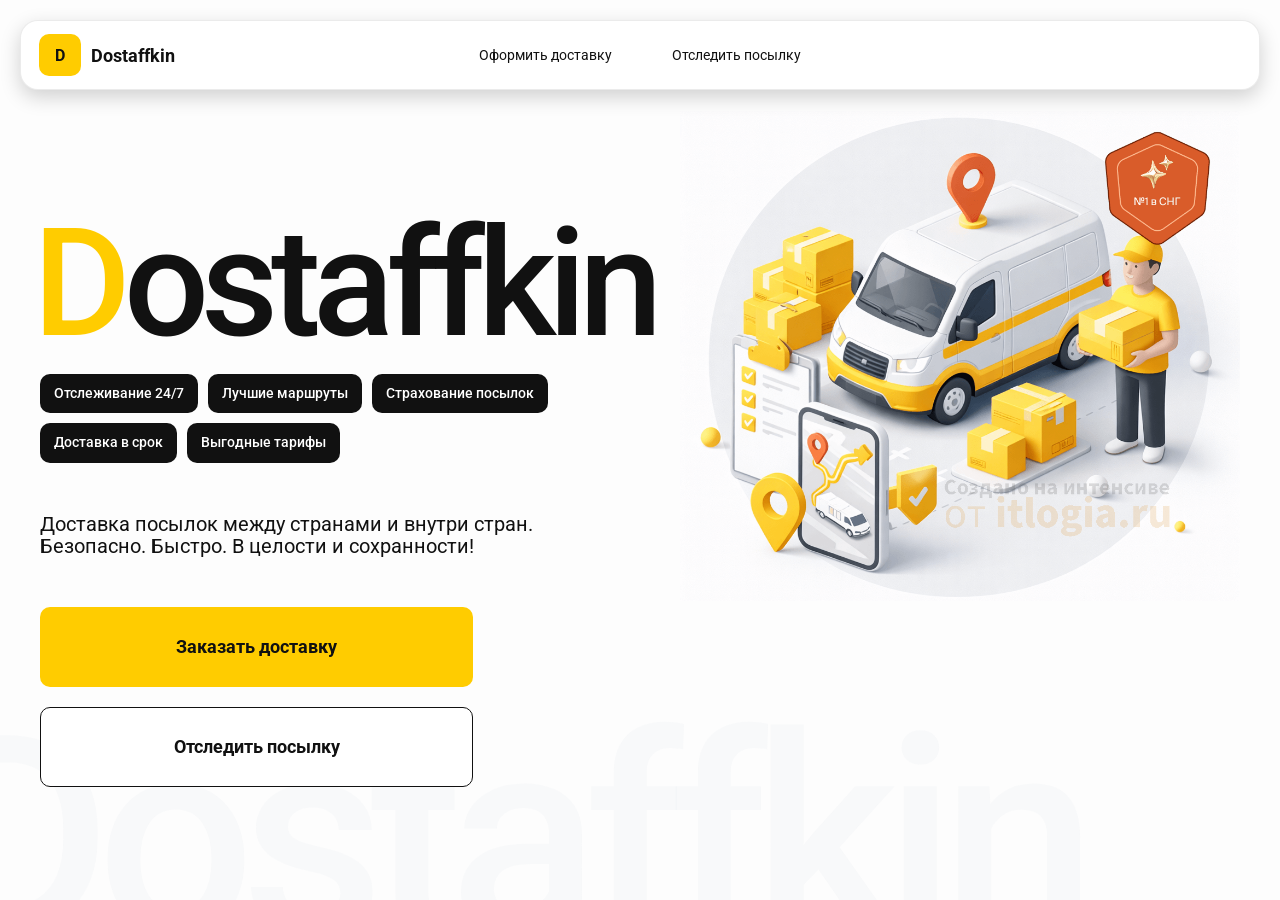
<file: index.html>
<!doctype html>
<html lang="ru">

<head>
  <meta charset="utf-8" />
  <meta name="viewport" content="width=device-width,initial-scale=1,maximum-scale=1,user-scalable=0" />
  <title>
    Dostaffkin — Доставка посылок между странами и внутри стран. Безопасно.
    Быстро. В целости и сохранности!
  </title>
  <link href="styles/base.css" rel="stylesheet" />
  <link href="styles/base_adaptive.css" rel="stylesheet" />
  <link href="styles/index.css" rel="stylesheet" />
  <link href="styles/index_adaptive.css" rel="stylesheet" />
</head>

<body>
  <div class="container">
    <header class="header">
      <a class="header-brand" href="#">
        <div class="header-logo">D</div>
        <div class="header-title">Dostaffkin</div>
      </a>
      <nav class="header-menu">
        <a class="header-link" href="order.html">Оформить <span>доставку</span></a>
        <a class="header-link" href="track.html">Отследить <span>посылку</span></a>
      </nav>
    </header>
    <main class="main">
      <section class="main-info">
        <div class="main-title"><span>D</span>ostaffkin</div>
        <div class="main-features">
          <div class="main-feature">Отслеживание 24/7</div>
          <div class="main-feature">Лучшие маршруты</div>
          <div class="main-feature">Страхование посылок</div>
          <div class="main-feature">Доставка в срок</div>
          <div class="main-feature">Выгодные тарифы</div>
        </div>
        <div class="main-description">
          Доставка посылок между странами и внутри стран. Безопасно. Быстро. В
          целости и сохранности!
        </div>
        <div class="main-actions">
          <a class="button" type="button" href="./order.html">Заказать доставку</a>
          <a class="button button-white" type="button" href="./track.html">Отследить посылку</a>
        </div>
      </section>
      <div class="main-title-ghost">Dostaffkin</div>
      <section class="main-image">
        <img src="images/main-image.png" alt="Main image" />
      </section>
    </main>
  </div>
</body>

</html>
</file>
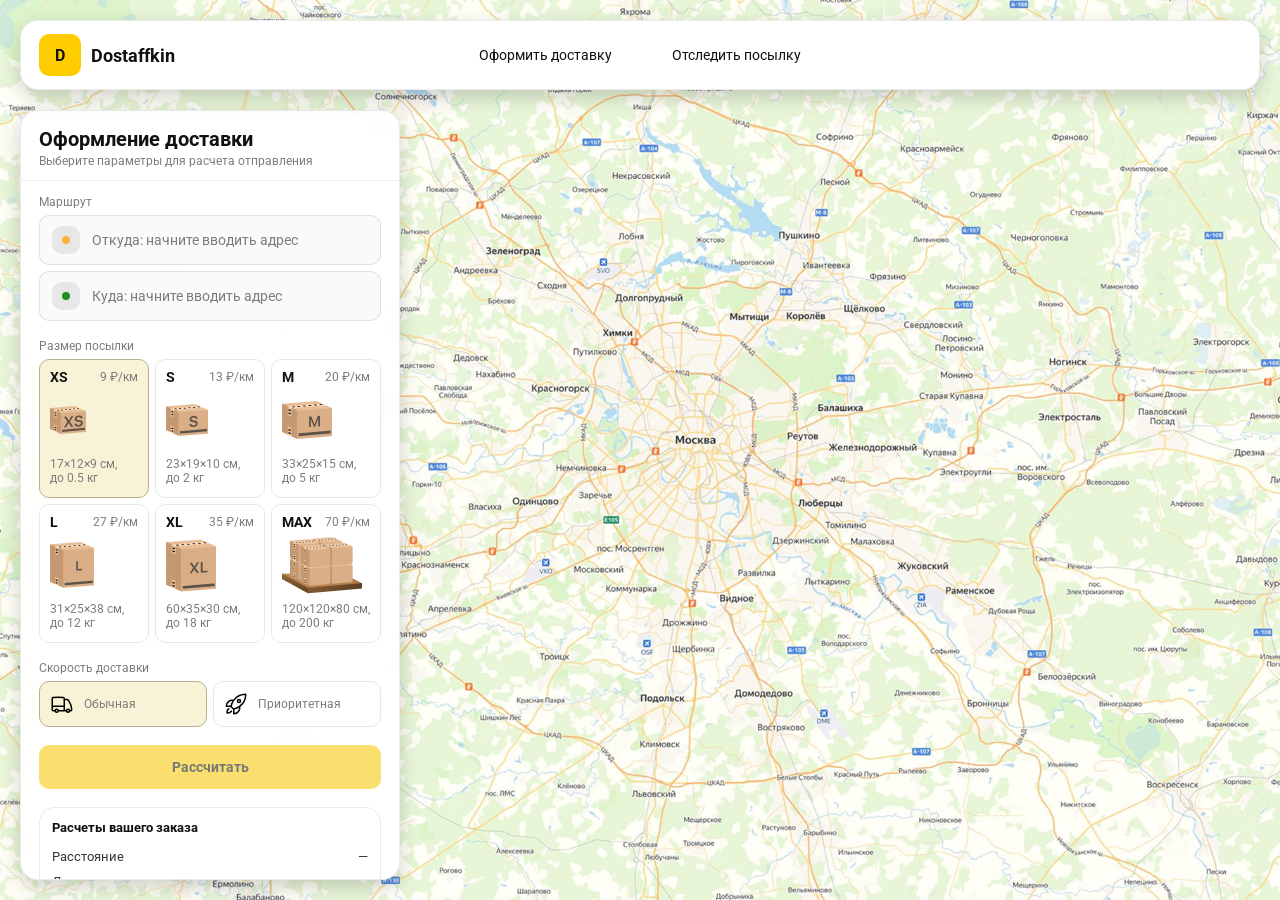
<file: order.html>
<!doctype html>
<html lang="ru">

<head>
    <meta charset="utf-8" />
    <meta name="viewport" content="width=device-width,initial-scale=1,maximum-scale=1,user-scalable=0" />
    <title>Оформление доставки</title>

    <link rel="stylesheet" href="styles/base.css" />
    <link rel="stylesheet" href="styles/base_adaptive.css" />

    <link rel="stylesheet" href="styles/order.css" />
    <link rel="stylesheet" href="styles/order_adaptive.css" />
</head>

<body>
    <div id="map"></div>
    <header class="header">
        <a class="header-brand" href="index.html">
            <div class="header-logo">D</div>
            <div class="header-title">Dostaffkin</div>
        </a>
        <nav class="header-menu">
            <a class="header-link" href="#">Оформить <span>доставку</span></a>
            <a class="header-link" href="./track.html">Отследить <span>посылку</span></a>
        </nav>
    </header>
    <aside class="main" id="sidebar">
        <div class="main-header">
            <div class="main-title">Оформление доставки</div>
            <div class="main-text">Выберите параметры для расчета отправления</div>
        </div>
        <div class="main-content">
            <div class="main-route">
                <div class="main-block-title">Маршрут</div>
                <div class="main-fields">
                    <div class="main-field" id="fromField">
                        <div class="main-pin"></div>
                        <input id="from" placeholder="Откуда: начните вводить адрес" autocomplete="off" />
                        <div class="main-ac" id="fromAc" role="listbox" aria-label="Подсказки адресов"></div>
                    </div>

                    <div class="main-field" id="toField">
                        <div class="main-pin"></div>
                        <input id="to" placeholder="Куда: начните вводить адрес" autocomplete="off" />
                        <div class="main-ac" id="toAc" role="listbox" aria-label="Подсказки адресов"></div>
                    </div>
                </div>
            </div>
            <div class="main-package">
                <div class="main-block-title">Размер посылки</div>
                <div class="main-sizes">
                    <div class="main-size-card is-active" data-value="xs">
                        <div class="main-size-top">
                            <div class="main-size-label">XS</div>
                            <div class="main-size-rate">9 ₽/км</div>
                        </div>
                        <div class="main-size-media">
                            <img src="images/sizes/xs.png" alt="Короб XS" />
                        </div>
                        <div class="main-size-description">17×12×9 см,<br>до 0.5 кг</div>
                    </div>

                    <div class="main-size-card" data-value="s">
                        <div class="main-size-top">
                            <div class="main-size-label">S</div>
                            <div class="main-size-rate">13 ₽/км</div>
                        </div>
                        <div class="main-size-media">
                            <img src="images/sizes/s.png" alt="Короб S" />
                        </div>
                        <div class="main-size-description">23×19×10 см,<br>до 2 кг</div>
                    </div>

                    <div class="main-size-card" data-value="m">
                        <div class="main-size-top">
                            <div class="main-size-label">M</div>
                            <div class="main-size-rate">20 ₽/км</div>
                        </div>
                        <div class="main-size-media">
                            <img src="images/sizes/m.png" alt="Короб M" />
                        </div>
                        <div class="main-size-description">33×25×15 см,<br>до 5 кг</div>
                    </div>

                    <div class="main-size-card" data-value="l">
                        <div class="main-size-top">
                            <div class="main-size-label">L</div>
                            <div class="main-size-rate">27 ₽/км</div>
                        </div>
                        <div class="main-size-media">
                            <img src="images/sizes/l.png" alt="Короб L" />
                        </div>
                        <div class="main-size-description">31×25×38 см,<br>до 12 кг</div>
                    </div>

                    <div class="main-size-card" data-value="xl">
                        <div class="main-size-top">
                            <div class="main-size-label">XL</div>
                            <div class="main-size-rate">35 ₽/км</div>
                        </div>
                        <div class="main-size-media">
                            <img src="images/sizes/xl.png" alt="Короб XL" />
                        </div>
                        <div class="main-size-description">60×35×30 см,<br>до 18 кг</div>
                    </div>

                    <div class="main-size-card" data-value="max">
                        <div class="main-size-top">
                            <div class="main-size-label">MAX</div>
                            <div class="main-size-rate">70 ₽/км</div>
                        </div>
                        <div class="main-size-media main-size-media-palleta">
                            <img src="images/sizes/max.png" alt="Паллета" />
                        </div>
                        <div class="main-size-description">120×120×80 см,<br>до 200 кг</div>
                    </div>
                </div>
            </div>
            <div class="main-speed">
                <div class="main-block-title">Скорость доставки</div>

                <div class="main-speeds">
                    <div class="main-speed-card is-active" data-value="regular">
                        <img class="main-speed-media" src="images/icons/regular.svg" alt="Regular" />
                        <div class="main-speed-description">Обычная</div>
                    </div>
                    <div class="main-speed-card" data-value="fast">
                        <img class="main-speed-media" src="images/icons/fast.svg" alt="Fast" />
                        <div class="main-speed-description">Приоритетная</div>
                    </div>

                </div>
            </div>
            <div class="main-calculate-block">
                <button id="calc" class="button calculate-button" type="button" disabled>Рассчитать</button>
            </div>
            <div class="main-result" id="result">
                <div class="main-result-title">Расчеты вашего заказа</div>
                <div class="main-result-lines">
                    <div class="main-result-line"><span>Расстояние</span><span id="distanceValue">—</span></div>
                    <div class="main-result-line"><span>Доставим через</span><span id="durationValue">—</span></div>
                    <div class="main-result-line"><span>Тариф</span><span id="rateValue">—</span></div>
                </div>
                <div class="main-price">
                    <div class="main-price-label">Итого</div>
                    <div class="main-price-value" id="totalValue">—</div>
                </div>
            </div>
            <div class="main-order-box">
                <div class="main-order-form" id="orderForm">
                    <div class="main-order-title">Оформление доставки</div>
                    <div class="main-block-info-row">
                        <div class="main-block-title">Контакты</div>
                        <div class="order-fields">
                            <div class="main-field">
                                <input id="customerName" placeholder="Ваше имя" autocomplete="off" />
                            </div>
                            <div class="main-field">
                                <input id="customerPhone" placeholder="Ваш телефон" autocomplete="off"
                                    inputmode="tel" />
                            </div>
                        </div>
                    </div>
                    <div class="main-block-info-row extra-info">
                        <div class="main-block-title">Дополнительная информация</div>
                        <div class="main-field textarea">
                            <textarea id="comment" placeholder="Детали доставки и комментарии"></textarea>
                        </div>
                    </div>
                    <button id="submit" class="button main-submit-request" type="button" disabled>Отправить
                        заявку
                    </button>
                </div>

                <div class="main-order-success" id="orderSuccess">
                    <div class="main-success-icon">✓</div>
                    <div class="main-success-title">Заявка отправлена!</div>
                    <div class="main-success-title">Номер отправления – <span id="orderId"></span></div>
                    <div class="main-success-subtitle">Мы скоро свяжемся с вами</div>
                </div>
            </div>
        </div>
    </aside>
</body>

</html>
</file>
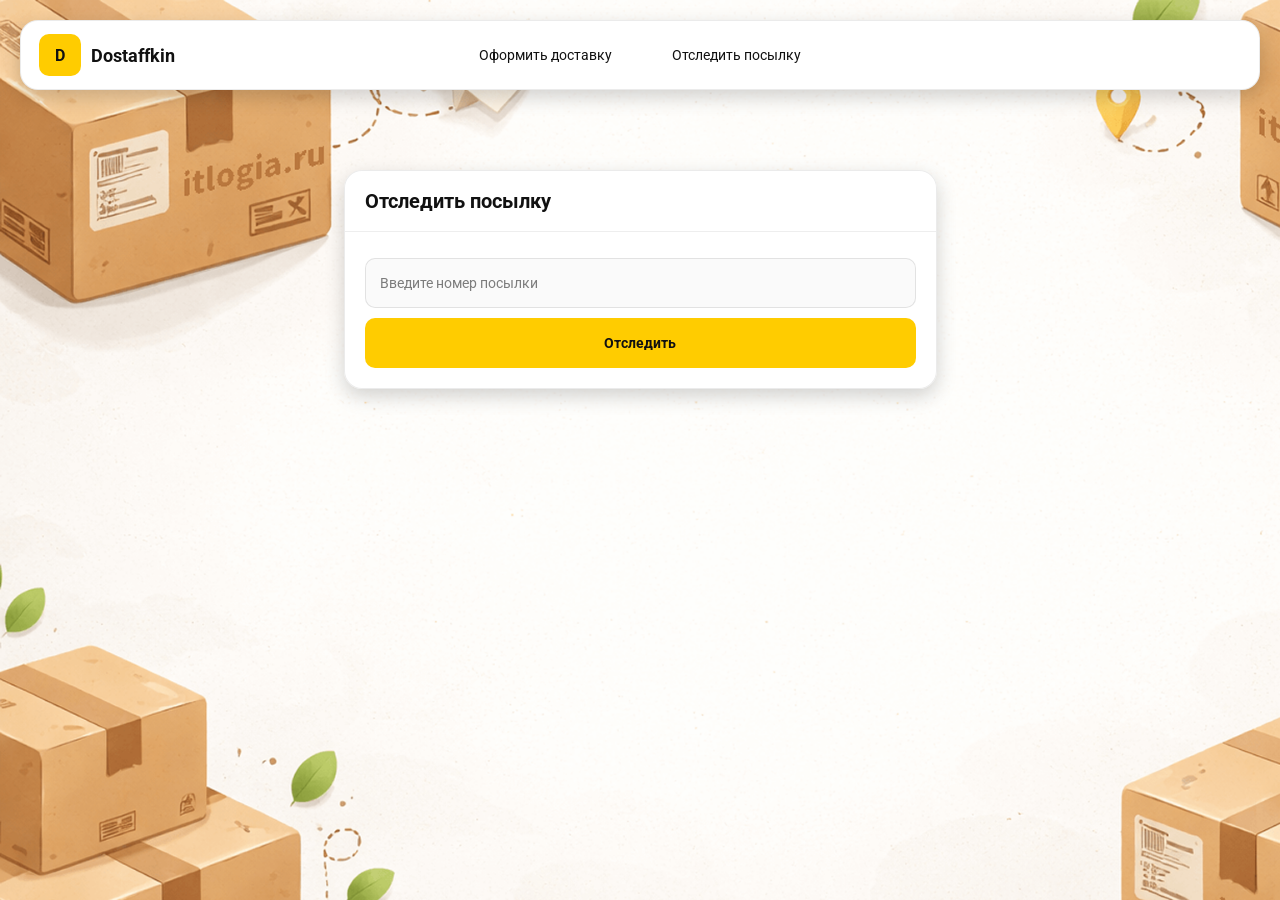
<file: track.html>
<!doctype html>
<html lang="ru">

<head>
    <meta charset="utf-8" />
    <meta name="viewport" content="width=device-width,initial-scale=1,maximum-scale=1,user-scalable=0" />
    <title>Отследить посылку</title>
    <link rel="stylesheet" href="styles/base.css" />
    <link rel="stylesheet" href="styles/base_adaptive.css" />

    <link rel="stylesheet" href="styles/track.css" />
    <link rel="stylesheet" href="styles/track_adaptive.css" />
</head>

<body>

    <div class="container">
        <header class="header">
            <a class="header-brand" href="./index.html">
                <div class="header-logo">D</div>
                <div class="header-title">Dostaffkin</div>
            </a>
            <nav class="header-menu">
                <a class="header-link" href="./order.html">Оформить <span>доставку</span></a>
                <a class="header-link" href="#">Отследить <span>посылку</span></a>
            </nav>
        </header>
        <main class="track-content">
            <section class="track-card track-search">
                <div class="track-title">Отследить посылку</div>
                <div class="track-action">
                    <div class="main-field track-field">
                        <input id="trackNumber" placeholder="Введите номер посылки" autocomplete="off" />
                    </div>
                    <button id="trackButton" class="button track-button" type="button">Отследить</button>
                </div>
            </section>
            <section class="track-card track-result" id="trackResult">
                <div class="track-result-header">
                    <div class="track-id" id="trackIdValue"></div>
                    <div class="track-routes">
                        <div class="track-route">
                            <div class="track-route-pin">
                                <svg xmlns="http://www.w3.org/2000/svg" fill="none" viewBox="0 0 24 24"
                                    stroke-width="1.5" stroke="orange" class="size-6">
                                    <path stroke-linecap="round" stroke-linejoin="round"
                                        d="M15 10.5a3 3 0 1 1-6 0 3 3 0 0 1 6 0Z" />
                                    <path stroke-linecap="round" stroke-linejoin="round"
                                        d="M19.5 10.5c0 7.142-7.5 11.25-7.5 11.25S4.5 17.642 4.5 10.5a7.5 7.5 0 1 1 15 0Z" />
                                </svg>
                            </div>
                            <div class="track-route-address" id="trackFromValue">
                                Откуда: Москва, улица Арбат, 1
                            </div>
                        </div>
                        <div class="track-route track-route-arrow">
                            <svg xmlns="http://www.w3.org/2000/svg" fill="none" viewBox="0 0 24 24" stroke-width="1.5"
                                stroke="currentColor" class="size-6">
                                <path stroke-linecap="round" stroke-linejoin="round"
                                    d="M19.5 13.5 12 21m0 0-7.5-7.5M12 21V3" />
                            </svg>
                        </div>
                        <div class="track-route">
                            <div class="track-route-pin">
                                <svg xmlns="http://www.w3.org/2000/svg" fill="none" viewBox="0 0 24 24"
                                    stroke-width="1.5" stroke="green" class="size-6">
                                    <path stroke-linecap="round" stroke-linejoin="round"
                                        d="M15 10.5a3 3 0 1 1-6 0 3 3 0 0 1 6 0Z" />
                                    <path stroke-linecap="round" stroke-linejoin="round"
                                        d="M19.5 10.5c0 7.142-7.5 11.25-7.5 11.25S4.5 17.642 4.5 10.5a7.5 7.5 0 1 1 15 0Z" />
                                </svg>
                            </div>
                            <div class="track-route-address" id="trackToValue">
                                Куда: Минск, проспект Независимости, 58
                            </div>
                        </div>
                    </div>
                </div>
                <div class="track-info">
                    <div class="track-status-title">Статус данной посылки:</div>
                    <div class="track-status-list" id="trackStatusList">


                        <div class="track-status created">
                            <img src="images/icons/created.svg" class="track-status-icon" alt="Created">
                            <div class="track-status-text">
                                <div class="track-status-text-state">Создан</div>
                                <div class="track-status-text-date">10.01.2026</div>
                            </div>
                        </div>

                        <div class="track-status in-way">
                            <img src="images/icons/in-way.svg" class="track-status-icon" alt="In way">
                            <div class="track-status-text">
                                <div class="track-status-text-state">В пути: Москва</div>
                                <div class="track-status-text-date">18.01.2026</div>
                            </div>
                        </div>

                        <div class="track-status ready">
                            <img src="images/icons/ready.svg" class="track-status-icon" alt="Ready">
                            <div class="track-status-text">
                                <div class="track-status-text-state">Готов к выдаче</div>
                                <div class="track-status-text-date">25.01.2026</div>
                            </div>
                        </div>

                        <div class="track-status done">
                            <img src="images/icons/done.svg" class="track-status-icon" alt="Done">
                            <div class="track-status-text">
                                <div class="track-status-text-state">Вручен</div>
                                <div class="track-status-text-date">27.01.2026</div>
                            </div>
                        </div>

                    </div>
                </div>
            </section>
        </main>
    </div>
</body>

</html>
</file>
<file: styles/base.css>
*, *::before, *::after {
    box-sizing: border-box;
}   
@font-face {
    font-family: "Roboto";
    src: url("../fonts/Roboto-Regular.ttf");
    font-weight: normal;
}

@font-face {
    font-family: "Roboto";
    src: url("../fonts/Roboto-Bold.ttf");
    font-weight: bold;
}

@font-face {
    font-family: "Roboto";
    src: url("../fonts/Roboto-Medium.ttf");
    font-weight: 500;
}
html, body {
    margin: 0;
    color: #111111;
    font-family: "Roboto", sans-serif;
}

body {
    background: #FDFDFD;
}
.container {
    overflow: hidden;
    min-height: 100vh;
}
.header {
    border-radius: 18px;
    box-shadow: 0 7px 20px 0 #0000002E;
    backdrop-filter: blur(10px);
    background: #ffffff;
    left: 20px;
    border: 1px solid rgba(0, 0, 0, 0.08);
    position: fixed;
    right: 20px;
    top: 20px;
    padding: 14px 18px;
    height: 70px;
    display: flex;
    align-items: center;
    z-index: 6;
} 
.header-brand {
    display: flex;
    align-items: center;
    text-decoration: none;
    gap: 10px;
}

.header-logo {
    width: 42px;
    height: 42px;
    border-radius: 10px;
    background: #FFCC00;
    display: grid;
    place-items: center;
    font-weight: bold;
    color: #111;
}

.header-title {
    font-size: 18px;
    font-weight: bold;
    color: #111111;
    text-decoration: none;
}
.header-menu {
    display: flex;
    align-items: center;
    gap: 60px;
    margin: 0;
    position: absolute;
    left: 50%;
    transform: translateX(-50%);
}

.header-link {
    font-size: 14px;
    color: #111111;
    text-decoration: none;
}
.button {
    border: 0;
    outline: none;
    height: 44px;
    border-radius: 10px;
    font-size: 14px;
    font-weight: bold;
    cursor: pointer;
    font-family: inherit;
    transition: transform .08s ease, opacity .12s ease;
    background: #ffcc00;
    color: #111111;
    text-align: center;
    text-decoration: none;
}

.button:hover {
    background-color: #E5BC19;
}

.button:disabled {
    cursor: not-allowed;
    background-color: #FADE6E;
    color: #787878;
    transform: none;
}

.button.button-white {
    background: #ffffff;
    border: 1px solid #111111;
}

.button.button-white:hover {
    background: rgb(241 241 241);
}
.main-field {
    display: flex;
    align-items: center;
    margin-top: 6px;
    gap: 10px;
    border: 1px solid #1111111A;
    background: #FAFAFA;
    border-radius: 10px;
    padding: 10px 12px;
    position: relative;
    box-sizing: border-box;
    height: 50px;
}

.main-field.textarea {
    height: auto;
}

.main-pin {
    width: 28px;
    height: 28px;
    border-radius: 10px;
    background: rgba(17, 17, 17, 0.08);
    display: grid;
    place-items: center;
    flex: 0 0 auto;
    position: relative;
}

.main-pin::before {
    content: "";
    width: 8px;
    height: 8px;
    border-radius: 999px;
    background: orange;
    opacity: .75;
    display: block;
}

.main-field:last-child .main-pin::before {
    background: green;
    opacity: .85;
}

input, textarea {
    width: 100%;
    border: 0;
    outline: none;
    background: transparent;
    font-size: 14px;
    color: #111111;
    font-family: inherit;
}

textarea {
    resize: vertical;
    min-height: 72px;
    padding: 2px 0;
}

input::placeholder, textarea::placeholder {
    color: #7C7C7C;
}

.main-field:focus-within {
    border-color: rgba(0, 0, 0, 0.20);
    box-shadow: 0 0 0 4px rgba(255, 204, 0, 0.35);
    background: rgba(255, 255, 255, 0.75);
}
</file>
<file: styles/base_adaptive.css>
@media (max-width: 767px) {
    .header {
        left: 10px;
        right: 10px;
        top: 10px;
    }

    .header-link span {
        display: none;
    }

    .header-menu {
        gap: 20px;
        justify-content: flex-start;
        margin: 0 0 0 30px;
        position: static;
        transform: none;
    }
}

@media (max-width: 420px) {
    .header-title {
        display: none;
    }
}

@media (max-width: 374px) {
    .header-menu {
        gap: 10px;
        margin: 0 0 0 10px;
    }
}
</file>
<file: styles/index.css>
.container {
    overflow: hidden;
    min-height: 100vh;
}
.main {
    padding: 111px 40px 40px;
    position: relative;
    display: flex;
}
.main-info {
    max-width: 840px;
    width: 100%;
    position: relative;
}
.main-title {
    margin-top: 98px;
    font-weight: 500;
    font-size: 200px;
    line-height: 1;
    letter-spacing: -0.05em;
    color: #111111;
    left: -15px;
    position: relative;
}

.main-title span {
    color: #ffcc00;
}
.main-features {
    margin-top: 15px;
    display: flex;
    flex-wrap: wrap;
    gap: 10px;
}

.main-feature {
    background: #111111;
    color: #ffffff;
    padding: 12px 14px;
    font-weight: 500;
    font-size: 14px;
    line-height: 1.1;
    border-radius: 10px;
}
.main-description {
    margin-top: 50px;
    max-width: 500px;
    font-size: 20px;
    line-height: 1.1;
    color: #111111;
}
.main-actions {
    margin-top: 50px;
    display: flex;
    flex-direction: column;
    gap: 20px;
}

.main-actions .button {
    height: 80px;
    width: 433px;
    font-size: 18px;
    font-weight: bold;
    place-items: center;
    display: grid;
}
.main-title-ghost {
    position: absolute;
    z-index: -1;
    left: -70px;
    bottom: -150px;
    font-weight: 500;
    font-size: 278px;
    line-height: 1;
    letter-spacing: -0.05em;
    color: #ECEDF04D;
}
.main-image {
    width: 1024px;
    top: 100px;
    z-index: -2;
}

.main-image img {
    width: 100%;
    max-width: 1024px;
    height: auto;
    display: block;
}
</file>
<file: styles/index_adaptive.css>
@media (max-width: 1760px) {
    .main-title {
        font-size: 150px;
        left: -7px;
    }

    .main-info {
        max-width: 640px;
    }
}
@media (max-width: 1200px) {
    .main-info {
        max-width: 540px;
    }

    .main {
        padding: 111px 20px 20px;
    }

    .main-title {
        font-size: 120px;
        left: -4px;
    }

    .main-title-ghost {
        font-size: 220px;
    }
}
@media (max-width: 1024px) {
    .main-title {
        margin-top: 30px;
    }

    .main {
        flex-direction: column-reverse;
    }

    .main-image {
        max-width: 350px;
        position: absolute;
        left: 370px;
        top: 370px;
    }

    .main-info {
        max-width: 100%;
    }

    .main-actions {
        gap: 10px;
    }

    .main-actions .button {
        height: 50px;
        font-size: 14px;
        width: auto;
        max-width: 300px;
    }

    .main-description {
        max-width: 350px;
    }
}
@media (max-width: 570px) {
    .main-title {
        font-size: 88px;
    }

    .main-description {
        max-width: 100%
    }

    .main-actions {
       width: 100%;
    }

    .main-actions .button {
        width: 100%;
        max-width: 100%
    }

    .main-image {
        max-width: 650px;
        position: absolute;
        left: 170px;
        top: 70px;
        opacity: 0.2;
    }
}
@media (max-width: 400px) {
    .main-title {
        font-size: 70px;
    }
}
</file>
<file: styles/order.css>
#map {
    background-image: url("../images/order-bg.png");
    background-size: cover;
    position: fixed;
    inset: 0;
}
.main {
    border-radius: 18px;
    box-shadow: 0 7px 20px 0 #0000002E;
    backdrop-filter: blur(10px);
    background: rgba(255, 255, 255, 0.96);
    left: 20px;
    border: 1px solid rgba(0, 0, 0, 0.08);
    position: fixed;
    top: 110px;
    bottom: 20px;
    width: 380px;
    display: flex;
    flex-direction: column;
    overflow: hidden;
    z-index: 5;
}
.main-header {
    padding: 18px 18px 12px 18px;
    border-bottom: 1px solid rgba(0, 0, 0, 0.06);
    display: flex;
    flex-direction: column;
}

.main-title {
    font-size: 20px;
    line-height: 100%;
    font-weight: bold;
}

.main-text {
    font-size: 12px;
    margin-top: 5px;
    color: #7C7C7C;
}
.main-content {
    padding: 14px 18px 18px 18px;
    overflow: auto;
    scrollbar-width: none;
    display: flex;
    flex-direction: column;
    gap: 18px;
    flex: 1;
}
.main-block-title {
    font-size: 12px;
    color: #7C7C7C;
}

.main-route .main-block-title,
.main-package .main-block-title {
    margin-bottom: 6px;
}
.main-sizes {
    display: grid;
    gap: 6px;
    grid-template-columns: repeat(3, 1fr);
}

.main-size-card {
    border: 1px solid #E8E8E7;
    background: #FFFFFF;
    border-radius: 10px;
    padding: 10px;
    cursor: pointer;
    user-select: none;
    transition: transform .08s ease, border-color .12s ease, background .12s ease;
    min-height: 139px;
}

.main-size-card:hover {
    transform: translateY(-1px);
}

.main-size-card.is-active {
    background-color: #F8F2D6;
    border-color: #B7B196;
}

.main-size-top {
    display: flex;
    align-items: center;
    justify-content: space-between;
}

.main-size-label {
    font-weight: bold;
    font-size: 14px;
    color: #111111;
    line-height: 100%;
}

.main-size-rate {
    font-size: 12px;
    color: #7C7C7C;
    line-height: 100%;
}

.main-size-media {
    margin-top: 8px;
    height: 57px;
}

.main-size-description {
    margin-top: 8px;
    font-size: 12px;
    color: #7C7C7C;
    line-height: 1.2;
}
.calculate-button {
    width: 100%;
}
.main-result {
    border: 1px solid rgba(0, 0, 0, 0.08);
    background: rgba(255, 255, 255, 0.75);
    border-radius: 16px;
    padding: 12px;
    line-height: 1.25;
}

.main-result-title {
    font-weight: bold;
    font-size: 13px;
    color: #111111;
    margin-bottom: 13px;
}

.main-result-lines {
    gap: 8px;
    display: flex;
    flex-direction: column;
}

.main-result-line {
    font-size: 13px;
    color: rgba(17, 17, 17, 0.85);
    display: flex;
    justify-content: space-between;
}

.main-price {
    margin-top: 18px;
    padding-top: 10px;
    border-top: 1px dashed rgba(0, 0, 0, 0.12);
    display: flex;
    align-items: baseline;
    justify-content: space-between;
}

.main-price-label {
    font-size: 12px;
    color: rgba(17, 17, 17, 0.55);
}

.main-price-value {
    font-size: 20px;
    font-weight: bold;
    color: #111111;
    letter-spacing: -0.3px;
}
.main-order-box {
    background: #ffffff;
    border: 1px solid #E8E8E7;
    border-radius: 10px;
    padding: 12px;
}

.main-order-title {
    margin-bottom: 8px;
    font-weight: bold;
    font-size: 14px;
    color: #111111;
}

.main-block-info {
    display: flex;
    flex-direction: column;
    gap: 6px;
}

.order-fields {
    display: grid;
    grid-template-columns: 1fr 1fr;
    column-gap: 10px;
    margin-top: 6px;
}

.main-block-info-row.extra-info {
    display: block;
    margin-top: 13px;
}

.main-submit-request {
    width: 100%;
    margin-top: 6px;
}

.main-order-success {
    display: none;
    text-align: center;
    padding: 22px 12px;
    gap: 12px;
}

.main-order-success.is-visible {
    display: flex;
    flex-direction: column;
    align-items: center;
}

.main-success-icon {
    width: 56px;
    height: 56px;
    border-radius: 50%;
    background: #16a34a;
    color: #ffffff;
    display: grid;
    place-items: center;
    font-size: 30px;
}

.main-success-title {
    font-size: 14px;
    font-weight: bold;
    color: #111111;
}

.main-success-subtitle {
    font-size: 12px;
    color: rgba(17, 17, 17, 0.55);
    line-height: 1.3;
}.main-speed .main-block-title {
    margin-bottom: 6px;
}

.main-speeds {
    display: grid;
    gap: 6px;
    grid-template-columns: repeat(2, 1fr);
}

.main-speed-card {
    border: 1px solid #E8E8E7;
    background: #FFFFFF;
    border-radius: 10px;
    padding: 10px;
    cursor: pointer;
    user-select: none;
    transition: transform .08s ease, border-color .12s ease, background .12s ease;
    display: flex;
    align-items: center;
    gap: 10px;
}

.main-speed-card:hover {
    transform: translateY(-1px);
}

.main-speed-card.is-active {
    background-color: #F8F2D6;
    border-color: #B7B196;
}

.main-speed-description {
    font-size: 12px;
    color: #7C7C7C;
    line-height: 1.2;
}
</file>
<file: styles/order_adaptive.css>
@media (max-width: 767px) {
    .main {
        left: 10px;
        right: 10px;
        top: 50%;
        bottom: 12px;
        width: auto;
        max-width: none;
    }
}

@media (max-width: 420px) {
    .main-sizes {
        grid-template-columns: repeat(2, 1fr);
    }
}
</file>
<file: styles/track.css>
.container {
    background: #F4F4F4 url("../images/track-bg.png");
    background-size: cover;
    min-height: 100vh;
    padding: 170px 0 50px 0;
}
.track-content {
    width: 593px;
    margin: 0 auto;
}
.track-card {
    width: 100%;
    border-radius: 18px;
    box-shadow: 0 7px 20px 0 #0000002E;
    backdrop-filter: blur(10px);
    background: rgba(255, 255, 255, 0.96);
    border: 1px solid rgba(0, 0, 0, 0.08);
}

.track-title {
    font-size: 20px;
    line-height: 100%;
    font-weight: bold;
    border-bottom: 1px solid #EEEEEE;
    padding: 20px;
}

.track-action {
    padding: 20px;
}

.track-button {
    width: 100%;
    height: 50px;
}

.track-field {
    margin-bottom: 10px;
}
.track-result {
    margin-top: 5px;
    display: none;
}

.track-result.is-visible {
    display: block;
}

.track-result-header {
    font-weight: bold;
    font-size: 14px;
    color: #111111;
    padding: 20px;
    border-bottom: 1px solid #EEEEEE;
}

.track-id {
    margin-bottom: 12px;
    font-size: 20px;
}

.track-routes {
    display: flex;
    flex-direction: column;
    gap: 10px;
    font-weight: normal;
}

.track-route {
    display: flex;
    align-items: center;
    gap: 10px;
}

.track-route-pin {
    width: 24px;
    height: 24px;
    flex-shrink: 0;
}

.track-route-arrow {
    padding: 15px 0;
    width: 24px;
    height: 24px;
}

.track-info {
    padding: 20px;
}

.track-status {
    display: flex;
    align-items: center;
    font-size: 12px;
    gap: 10px;
}

.track-status-title {
    font-size: 14px;
    color: #111111;
    margin-bottom: 20px;
}

.track-status-list {
    display: flex;
    flex-direction: column;
    gap: 15px;
}

.track-status-icon {
    width: 40px;
    height: 40px;
    border-radius: 50%;
    background: rgba(17, 17, 17, 0.08);
    display: grid;
    place-items: center;
    flex: 0 0 auto;
}

.track-status.created .track-status-icon {
    background-color: #F1CB00;
}

.track-status.in-way .track-status-icon {
    background-color: #F08A11;
}

.track-status.ready .track-status-icon {
    background-color: #A35D0A;
}

.track-status.done .track-status-icon {
    background-color: #37C93B;
}

.track-status-text {
    display: flex;
    align-items: center;
    justify-content: space-between;
    color: #111111;
    font-size: 12px;
    flex: 1;
}

.track-status-date {
    color: rgba(17, 17, 17, 0.55);
}
</file>
<file: styles/track_adaptive.css>
@media (max-width: 767px) {
    .container {
        padding: 130px 0 50px 0;
    }

    .track-content {
        width: 100%;
        padding-left: 10px;
        padding-right: 10px;
    }

    .track-result-header {
        padding: 20px;
    }
}
</file>
